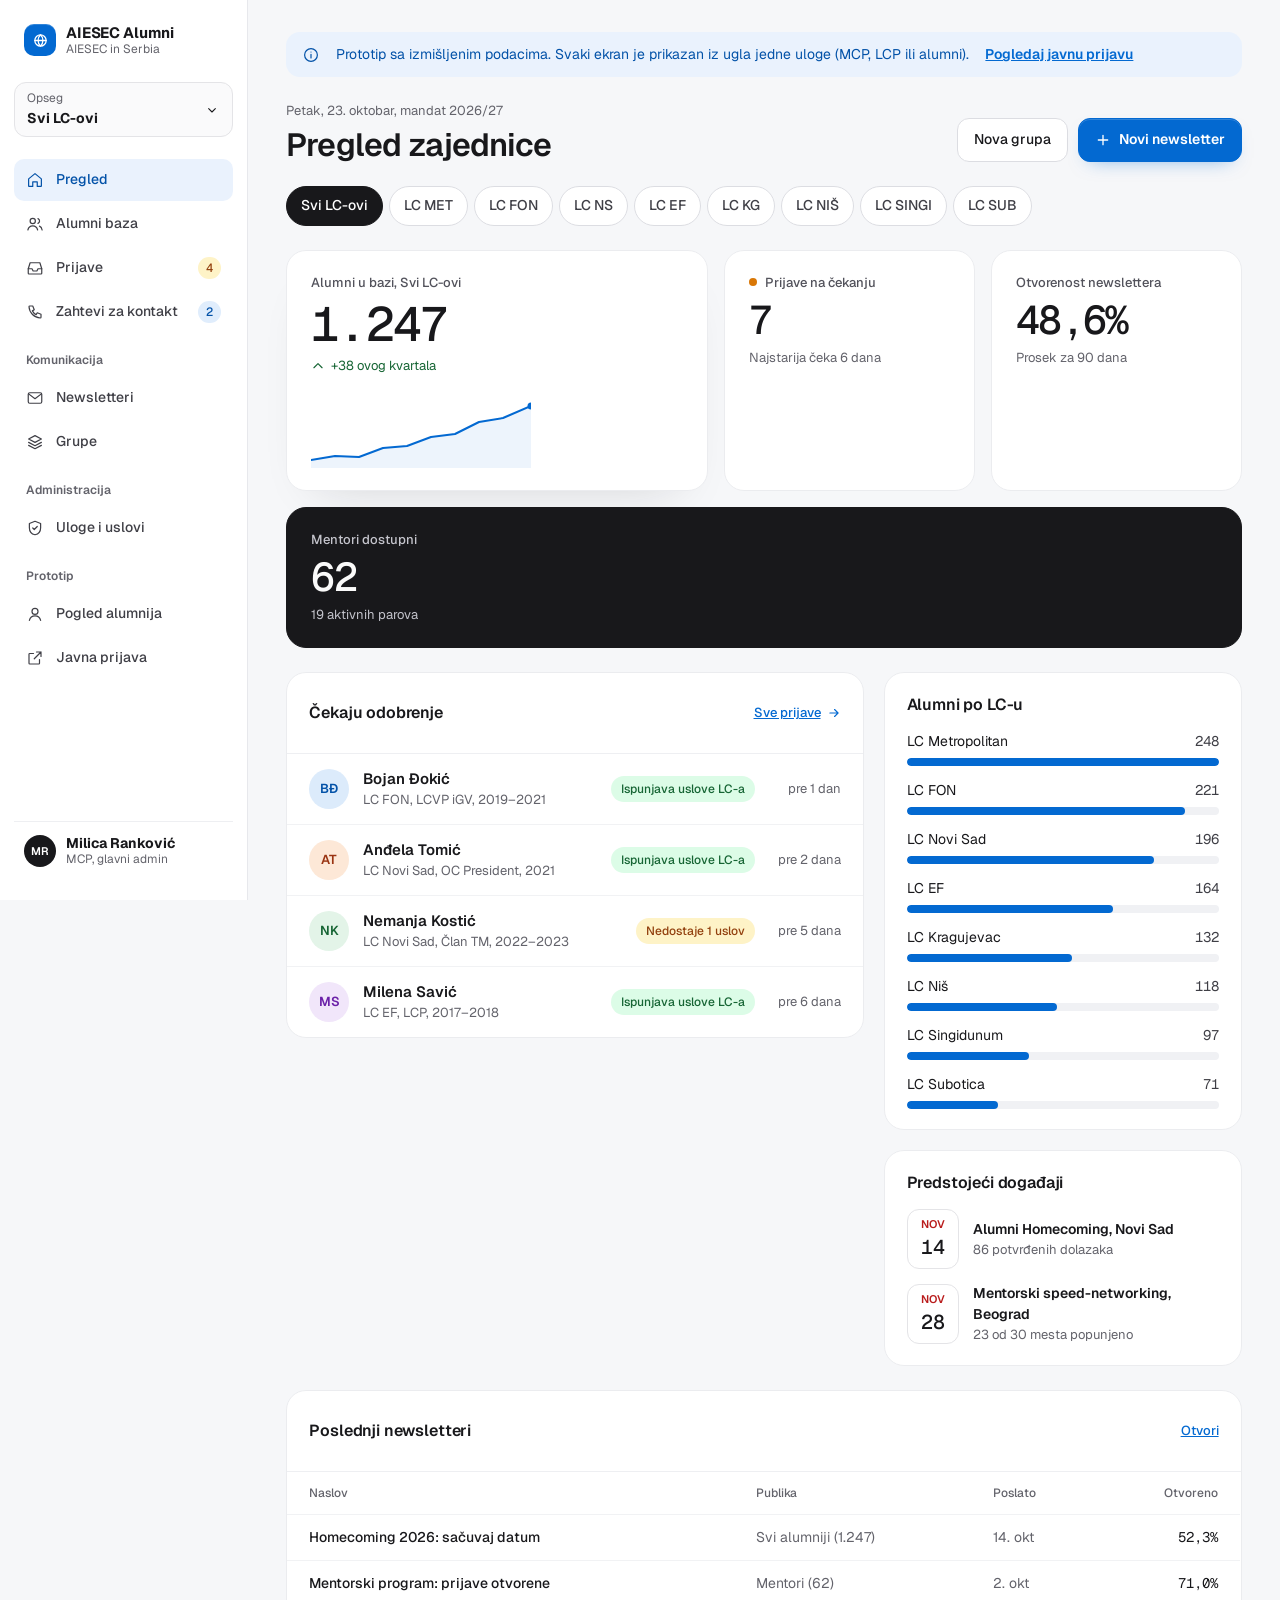
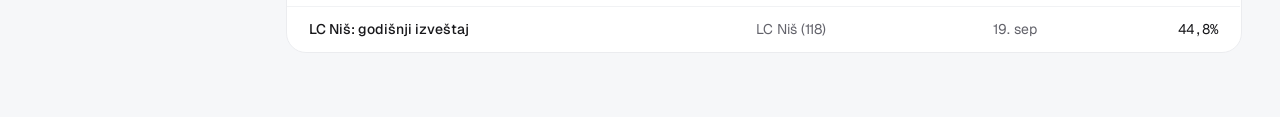
<file: index.html>
<!doctype html>
<html lang="sr-Latn">
<head>
<meta charset="utf-8">
<meta name="viewport" content="width=device-width, initial-scale=1, viewport-fit=cover">
<meta name="theme-color" content="#FFFFFF">
<meta name="description" content="Prototip AIESEC Alumni platforme za AIESEC in Serbia: baza alumnija, prijave, grupe, newsletteri i zahtevi za kontakt.">
<meta name="robots" content="noindex">
<title>AIESEC Alumni · prototip</title>
<link rel="icon" href="data:image/svg+xml,%3Csvg xmlns='http://www.w3.org/2000/svg' viewBox='0 0 32 32'%3E%3Crect width='32' height='32' rx='9' fill='%230369D1'/%3E%3Ccircle cx='16' cy='16' r='9' fill='none' stroke='white' stroke-width='2'/%3E%3Cpath d='M7 16h18M16 7c2.6 2.5 3.8 5.5 3.8 9s-1.2 6.5-3.8 9c-2.6-2.5-3.8-5.5-3.8-9S13.4 9.5 16 7z' fill='none' stroke='white' stroke-width='2'/%3E%3C/svg%3E">
<link rel="preconnect" href="https://fonts.googleapis.com">
<link rel="preconnect" href="https://fonts.gstatic.com" crossorigin>
<link rel="stylesheet" href="https://fonts.googleapis.com/css2?family=Geist:wght@400;500;600;700&family=Geist+Mono:wght@400;500&display=swap">
<link rel="stylesheet" href="assets/styles.css">
</head>
<body>
<div id="root"></div>

<dialog id="sheet" class="sheet" closedby="any" aria-labelledby="sheet-title">
  <div class="sheet-grip" aria-hidden="true"></div>
  <h2 id="sheet-title" class="sr-only">Meni</h2>
  <div id="sheet-body" class="sheet-body"></div>
</dialog>

<div class="toast-region" id="toasts" role="status" aria-live="polite"></div>

<noscript><p style="padding:24px">Za prototip je potreban JavaScript.</p></noscript>
<script src="assets/app.js"></script>
</body>
</html>
</file>
<file: assets/styles.css>
/* AIESEC Alumni — prototip
   Tokeni, raspored (desktop sidebar / tablet rail / telefon donja traka), komponente. */

:root {
  --bg: #F6F7F9;
  --surface: #FFFFFF;
  --surface-2: #FAFAFB;
  --ink: #18181B;
  --ink-2: #3F3F46;
  --ink-3: #52525B;
  --muted: #63636B;
  --line: #E7E8EC;
  --line-2: #F1F2F4;
  --field: #D4D4D8;
  --accent: #0369D1;
  --accent-hover: #0359B5;
  --accent-ink: #0352A8;
  --accent-soft: #EAF2FD;
  --accent-soft-2: #E0EDFC;
  --navy: #101A2B;
  --navy-line: #2A5BA0;
  --ok-bg: #DCFCE7; --ok-ink: #166534;
  --warn-bg: #FEF3C7; --warn-ink: #92400E;
  --bad-bg: #FEE2E2; --bad-ink: #B91C1C;
  --r-xl: 24px; --r-lg: 20px; --r-md: 14px; --r-sm: 10px;
  --shadow: 0 24px 48px -32px rgba(24, 24, 27, .18);
  --ease: cubic-bezier(.16, 1, .3, 1);
  --spring: cubic-bezier(.34, 1.56, .64, 1);
  --font: 'Geist', ui-sans-serif, system-ui, -apple-system, 'Segoe UI', sans-serif;
  --mono: 'Geist Mono', ui-monospace, SFMono-Regular, Menlo, monospace;
  --tabbar-h: 64px;
  color-scheme: light;
}

*, *::before, *::after { box-sizing: border-box; }
html { -webkit-text-size-adjust: 100%; }
body {
  margin: 0;
  background: var(--bg);
  color: var(--ink);
  font-family: var(--font);
  font-size: 15px;
  line-height: 1.5;
  -webkit-font-smoothing: antialiased;
}
a { color: var(--accent); }
a:hover { color: var(--accent-ink); }
button, input, select, textarea { font: inherit; color: inherit; }
button { cursor: pointer; }
img, svg { display: block; }
h1, h2, h3, p { margin: 0; }
.mono { font-family: var(--mono); font-variant-numeric: tabular-nums; }
.muted { color: var(--muted); }
.sr-only { position: absolute; width: 1px; height: 1px; overflow: hidden; clip: rect(0 0 0 0); white-space: nowrap; }

:focus-visible { outline: 2px solid var(--accent); outline-offset: 2px; border-radius: 6px; }

/* ---------- Okvir aplikacije ---------- */
.app {
  display: grid;
  grid-template-columns: 248px minmax(0, 1fr);
  min-height: 100dvh;
}
.side {
  position: sticky; top: 0; height: 100dvh; overflow-y: auto;
  background: var(--surface);
  border-right: 1px solid var(--line);
  padding: 20px 14px;
  display: flex; flex-direction: column; gap: 22px;
}
.brand { display: flex; align-items: center; gap: 10px; padding: 4px 10px; text-decoration: none; color: var(--ink); }
.brand-mark {
  width: 32px; height: 32px; flex: none; border-radius: 10px; background: var(--accent);
  display: grid; place-items: center; box-shadow: inset 0 1px 0 rgba(255,255,255,.18);
}
.brand-text { display: flex; flex-direction: column; line-height: 1.2; }
.brand-text b { font-size: 15px; letter-spacing: -.01em; }
.brand-text span { font-size: 12px; color: var(--muted); }

.scope {
  display: flex; align-items: center; justify-content: space-between; gap: 8px;
  min-height: 48px; padding: 6px 12px; border: 1px solid #E4E4E7; border-radius: 12px;
  background: var(--surface-2); text-align: left;
}
.scope small { display: block; font-size: 12px; color: var(--muted); }
.scope b { font-size: 14px; }

.nav { display: flex; flex-direction: column; gap: 2px; }
.nav-group { font-size: 12px; font-weight: 600; color: var(--muted); padding: 16px 12px 6px; }
.nav-a {
  display: flex; align-items: center; gap: 12px; min-height: 42px; padding: 0 12px;
  border-radius: var(--r-sm); color: var(--ink-2); text-decoration: none; font-size: 14px; font-weight: 500;
  transition: background .25s var(--ease), color .25s;
}
.nav-a:hover { background: #F0F1F4; color: var(--ink); }
.nav-a[aria-current="page"] { background: var(--accent-soft); color: var(--accent-ink); }
.nav-a .label { flex: 1; }
.count {
  font-family: var(--mono); font-size: 12px; padding: 2px 8px; border-radius: 999px;
  background: var(--warn-bg); color: var(--warn-ink);
}
.count.blue { background: var(--accent-soft-2); color: var(--accent-ink); }

.me { margin-top: auto; display: flex; align-items: center; gap: 10px; padding: 12px 10px; border-top: 1px solid #EEEFF2; }
.me-text { display: flex; flex-direction: column; min-width: 0; line-height: 1.3; }
.me-text b { font-size: 14px; }
.me-text span { font-size: 12px; color: var(--muted); }

.topbar, .tabbar { display: none; }

.main { min-width: 0; padding: 32px clamp(16px, 3vw, 48px) 64px; }
.wrap { max-width: 1180px; display: flex; flex-direction: column; gap: 24px; }

/* Tablet: ikonice sa natpisom (rail) */
@media (max-width: 1079px) and (min-width: 720px) {
  .app { grid-template-columns: 84px minmax(0, 1fr); }
  .side { padding: 16px 8px; gap: 16px; align-items: stretch; }
  .side .brand { justify-content: center; padding: 4px 0; }
  .side .brand-text, .side .scope, .side .nav-group, .side .me-text { display: none; }
  .nav { gap: 4px; }
  .nav-a {
    flex-direction: column; justify-content: center; gap: 4px; min-height: 60px; padding: 6px 2px;
    font-size: 11px; text-align: center; position: relative; line-height: 1.2;
  }
  .nav-a .label { flex: none; }
  .nav-a .count { position: absolute; top: 4px; right: 8px; padding: 0 6px; font-size: 11px; }
  .me { justify-content: center; padding: 12px 0 0; }
  .main { padding: 28px 28px 56px; }
}

/* Telefon: gornja traka + donja navigacija */
@media (max-width: 719px) {
  .app { grid-template-columns: minmax(0, 1fr); grid-template-rows: auto 1fr; }
  .side { display: none; }
  .topbar {
    position: sticky; top: 0; z-index: 20;
    display: flex; align-items: center; gap: 12px;
    padding: calc(10px + env(safe-area-inset-top)) 16px 10px;
    background: rgba(255, 255, 255, .88);
    -webkit-backdrop-filter: saturate(1.6) blur(14px);
    backdrop-filter: saturate(1.6) blur(14px);
    border-bottom: 1px solid var(--line);
  }
  .topbar .title { flex: 1; min-width: 0; display: flex; flex-direction: column; line-height: 1.2; }
  .topbar .title b { font-size: 16px; white-space: nowrap; overflow: hidden; text-overflow: ellipsis; }
  .topbar .title span { font-size: 12px; color: var(--muted); white-space: nowrap; overflow: hidden; text-overflow: ellipsis; }
  .tabbar {
    position: fixed; inset: auto 0 0 0; z-index: 20;
    display: grid; grid-auto-flow: column; grid-auto-columns: minmax(0, 1fr);
    padding: 6px 4px calc(6px + env(safe-area-inset-bottom));
    background: rgba(255, 255, 255, .94);
    -webkit-backdrop-filter: saturate(1.6) blur(14px);
    backdrop-filter: saturate(1.6) blur(14px);
    border-top: 1px solid var(--line);
  }
  .tab {
    position: relative; display: flex; flex-direction: column; align-items: center; justify-content: center; gap: 3px;
    min-height: 52px; border: 0; background: none; border-radius: 12px;
    color: var(--muted); text-decoration: none; font-size: 11px; font-weight: 500;
  }
  .tab[aria-current="page"] { color: var(--accent-ink); }
  .tab[aria-current="page"] .tab-ico { background: var(--accent-soft); }
  .tab-ico { width: 52px; height: 28px; border-radius: 999px; display: grid; place-items: center; transition: background .25s var(--ease); }
  .tab .dot { position: absolute; top: 4px; left: calc(50% + 8px); min-width: 18px; height: 18px; padding: 0 5px; border-radius: 999px; background: #D97706; color: #fff; font-size: 11px; font-family: var(--mono); display: grid; place-items: center; }
  .main { padding: 20px 16px calc(var(--tabbar-h) + 32px + env(safe-area-inset-bottom)); }
  .wrap { gap: 18px; }
  .hide-phone { display: none !important; }
}
@media (min-width: 720px) { .only-phone { display: none !important; } }

/* ---------- Tipografija stranice ---------- */
.page-head { display: flex; flex-wrap: wrap; align-items: flex-end; justify-content: space-between; gap: 16px; }
.page-head .t { display: flex; flex-direction: column; gap: 6px; min-width: 0; }
.kicker { font-size: 13px; color: var(--muted); }
h1.h1 { font-size: clamp(26px, 1.4rem + 1vw, 32px); line-height: 1.1; letter-spacing: -.03em; font-weight: 600; }
h2.h2 { font-size: 16px; font-weight: 600; letter-spacing: -.01em; }
.lead { font-size: 15px; color: var(--ink-3); max-width: 62ch; }
.small { font-size: 13px; }

/* ---------- Komponente ---------- */
.btn {
  display: inline-flex; align-items: center; justify-content: center; gap: 8px;
  min-height: 44px; padding: 0 16px; border-radius: 12px; border: 1px solid #DCDDE2;
  background: var(--surface); color: var(--ink); text-decoration: none; font-size: 14px; font-weight: 500;
  transition: transform .2s var(--ease), background .2s, border-color .2s, color .2s;
  white-space: nowrap;
}
.btn:hover { border-color: #C4C5CC; color: var(--ink); }
.btn:active { transform: translateY(1px) scale(.98); }
.btn-primary { background: var(--accent); border-color: var(--accent); color: #fff; font-weight: 600; box-shadow: inset 0 1px 0 rgba(255,255,255,.18), 0 8px 20px -12px rgba(3,105,209,.6); }
.btn-primary:hover { background: var(--accent-hover); border-color: var(--accent-hover); color: #fff; }
.btn-primary[disabled] { background: #93B8E3; border-color: #93B8E3; box-shadow: none; cursor: not-allowed; }
.btn-danger { color: var(--bad-ink); border-color: #F3C4C4; }
.btn-danger:hover { color: var(--bad-ink); border-color: #E89B9B; }
.btn-dashed { border-style: dashed; border-color: #A1A1AA; background: transparent; color: var(--ink-2); }
.btn-sm { min-height: 38px; padding: 0 12px; font-size: 13px; border-radius: var(--r-sm); }
.btn-icon { width: 44px; padding: 0; }
.btn-row { display: flex; flex-wrap: wrap; gap: 10px; }
@media (max-width: 719px) {
  .btn-row.stretch > .btn { flex: 1 1 auto; }
}

.card { background: var(--surface); border: 1px solid #EBECEF; border-radius: var(--r-lg); }
.card-head { display: flex; flex-wrap: wrap; align-items: center; justify-content: space-between; gap: 12px; padding: 18px 22px; border-bottom: 1px solid #EEEFF2; }
.card-body { padding: 20px 22px; }
.raised { box-shadow: var(--shadow); }
@media (max-width: 719px) {
  .card-head { padding: 16px; }
  .card-body { padding: 16px; }
}

.chips { display: flex; flex-wrap: wrap; gap: 6px; }
.chips.scroll-phone { }
@media (max-width: 719px) {
  .chips.scroll-phone { flex-wrap: nowrap; overflow-x: auto; margin-inline: -16px; padding-inline: 16px; scrollbar-width: none; scroll-snap-type: x proximity; }
  .chips.scroll-phone::-webkit-scrollbar { display: none; }
  .chips.scroll-phone > * { flex: none; scroll-snap-align: start; }
}
.chip {
  display: inline-flex; align-items: center; gap: 8px; min-height: 40px; padding: 0 14px;
  border-radius: 999px; border: 1px solid #DCDDE2; background: var(--surface);
  color: var(--ink-2); font-size: 14px; font-weight: 500; text-decoration: none;
  transition: background .2s, border-color .2s, color .2s, transform .2s var(--ease);
}
.chip:active { transform: scale(.97); }
.chip[aria-pressed="true"], .chip[aria-selected="true"] { background: var(--ink); border-color: var(--ink); color: #fff; }
.chip.soft[aria-pressed="true"] { background: var(--accent-soft); border-color: var(--accent); color: var(--accent-ink); }
.chip .n { font-family: var(--mono); font-size: 12px; opacity: .75; }

.seg { display: inline-flex; gap: 4px; padding: 4px; border-radius: var(--r-md); background: #ECEDF0; max-width: 100%; overflow-x: auto; }
.seg button {
  min-height: 40px; padding: 0 14px; border-radius: var(--r-sm); border: 0; background: transparent;
  font-size: 14px; font-weight: 500; display: inline-flex; align-items: center; gap: 8px; white-space: nowrap;
}
.seg button[aria-selected="true"] { background: var(--surface); box-shadow: 0 1px 2px rgba(24,24,27,.08); }
.seg .n { font-family: var(--mono); font-size: 12px; color: var(--muted); }

.badge { display: inline-flex; align-items: center; gap: 6px; font-size: 12px; font-weight: 500; padding: 4px 10px; border-radius: 999px; background: #F4F4F5; color: #27272A; white-space: nowrap; }
.badge.ok { background: var(--ok-bg); color: var(--ok-ink); }
.badge.warn { background: var(--warn-bg); color: var(--warn-ink); }
.badge.bad { background: var(--bad-bg); color: var(--bad-ink); }
.badge.blue { background: var(--accent-soft-2); color: var(--accent-ink); }
.code { font-family: var(--mono); font-size: 12px; font-weight: 500; padding: 3px 8px; border-radius: 6px; border: 1px solid #E4E4E7; color: #27272A; white-space: nowrap; }

.avatar { flex: none; width: 40px; height: 40px; border-radius: 50%; display: grid; place-items: center; font-size: 13px; font-weight: 600; }
.avatar.sm { width: 32px; height: 32px; font-size: 11px; }
.avatar.lg { width: 56px; height: 56px; font-size: 18px; }

.field { display: flex; flex-direction: column; gap: 8px; }
.field > label, .legend { font-size: 14px; font-weight: 500; }
.field .opt { color: var(--muted); font-weight: 400; }
.help { font-size: 13px; color: var(--muted); }
.err { font-size: 13px; color: var(--bad-ink); }
.input {
  width: 100%; min-height: 46px; padding: 0 14px; border-radius: 12px; border: 1px solid var(--field);
  background: var(--surface); font-size: 16px; /* 16px sprečava zumiranje na iOS-u */
  transition: border-color .2s, box-shadow .2s;
}
textarea.input { padding: 12px 14px; min-height: 88px; resize: vertical; }
.input:focus { outline: none; border-color: var(--accent); box-shadow: 0 0 0 4px rgba(3,105,209,.14); }
.input[aria-invalid="true"] { border-color: var(--bad-ink); }
.grid-2 { display: grid; grid-template-columns: repeat(auto-fit, minmax(min(240px, 100%), 1fr)); gap: 16px; }
.check { display: flex; gap: 12px; align-items: flex-start; min-height: 44px; padding: 10px 0; font-size: 15px; line-height: 1.5; }
.check input { flex: none; width: 18px; height: 18px; margin-top: 3px; accent-color: var(--accent); }

.switch { flex: none; width: 52px; height: 32px; padding: 0; border: 0; background: transparent; display: grid; place-items: center; }
.switch .track { width: 44px; height: 26px; border-radius: 999px; background: #D4D4D8; display: flex; align-items: center; padding: 3px; transition: background .25s; }
.switch .knob { width: 20px; height: 20px; border-radius: 50%; background: #fff; box-shadow: 0 1px 3px rgba(24,24,27,.25); transition: transform .35s var(--spring); }
.switch[aria-checked="true"] .track { background: var(--accent); }
.switch[aria-checked="true"] .knob { transform: translateX(18px); }

.row { display: flex; align-items: center; gap: 14px; }
.list > .row, .list > .item { padding: 14px 22px; border-bottom: 1px solid var(--line-2); }
.list > :last-child { border-bottom: 0; }
@media (max-width: 719px) { .list > .row, .list > .item { padding: 14px 16px; } }
.stack { display: flex; flex-direction: column; min-width: 0; }
.stack b { font-size: 15px; font-weight: 600; }
.stack span { font-size: 13px; color: var(--muted); }

.empty { padding: 48px 24px; display: flex; flex-direction: column; align-items: center; gap: 10px; text-align: center; }
.empty b { font-size: 15px; }
.empty p { font-size: 14px; color: var(--muted); max-width: 36ch; }

/* ---------- Tabele (desktop tabela, telefon kartice) ---------- */
.table-wrap { overflow-x: auto; container-type: inline-size; }
.tbl { width: 100%; border-collapse: collapse; font-size: 14px; }
.tbl caption { text-align: left; }
.tbl thead th { text-align: left; color: var(--muted); font-size: 12px; font-weight: 500; padding: 12px; white-space: nowrap; }
.tbl tbody tr { border-top: 1px solid var(--line-2); transition: background .2s; }
.tbl tbody tr:hover { background: #F8F9FB; }
.tbl td, .tbl tbody th { padding: 12px; vertical-align: middle; text-align: left; font-weight: 400; }
.tbl thead th:first-child, .tbl tr > :first-child { padding-left: 22px; }
.tbl thead th:last-child, .tbl tr > :last-child { padding-right: 22px; }
.tbl .r { text-align: right; }
.tbl .c { text-align: center; }
@container (width < 720px) {
  .tbl.stackable, .tbl.stackable thead, .tbl.stackable tbody, .tbl.stackable tr, .tbl.stackable th, .tbl.stackable td { display: block; }
  .tbl.stackable thead { display: none; }
  .tbl.stackable tbody tr { padding: 14px 16px; }
  .tbl.stackable tbody th, .tbl.stackable td { padding: 4px 0 !important; text-align: left !important; }
  .tbl.stackable tbody th { padding-bottom: 8px !important; }
  .tbl.stackable td[data-label] { display: flex; justify-content: space-between; align-items: center; gap: 12px; }
  .tbl.stackable td[data-label]::before { content: attr(data-label); color: var(--muted); font-size: 13px; }
  .tbl.stackable td.full::before { content: none; }
  .tbl.stackable td.full { display: block; padding-top: 10px !important; }
  /* Kompaktne kartice za imenik: oznake u jednom redu, bez natpisa */
  .tbl.compact tbody tr { display: flex; flex-wrap: wrap; align-items: center; gap: 6px 8px; }
  .tbl.compact tbody th { flex: 1 1 100%; }
  .tbl.compact td[data-label] { display: inline-flex; padding: 0 !important; }
  .tbl.compact td[data-label]::before { content: none; }
  .tbl.compact td.wide { flex: 1 1 100%; padding-top: 4px !important; }
  .tbl.compact td.keep::before { content: attr(data-label) ":"; margin-right: 4px; font-family: var(--font); }
  .tbl.compact td.full { flex: 1 1 100%; }
  .tbl.compact td.full .btn { width: 100%; }
  /* Matrica dozvola: 4 uloge u jednom redu */
  .tbl.perm tbody tr { display: grid; grid-template-columns: repeat(4, minmax(0, 1fr)); gap: 6px; }
  .tbl.perm tbody th { grid-column: 1 / -1; }
  .tbl.perm td[data-label] { flex-direction: column; justify-content: flex-start; gap: 4px; text-align: center !important; padding: 8px 4px !important; border-radius: 10px; }
  .tbl.perm td[data-label]::before { font-size: 11px; }
}

/* ---------- Kretanje ---------- */
@keyframes rise { from { opacity: 0; transform: translateY(8px); } to { opacity: 1; transform: none; } }
@keyframes pop { from { opacity: 0; transform: translateY(10px) scale(.97); } to { opacity: 1; transform: none; } }
@keyframes pulse { 0%, 100% { opacity: 1; transform: scale(1); } 50% { opacity: .35; transform: scale(.75); } }
@keyframes grow { from { transform: scaleX(0); } to { transform: scaleX(1); } }
@keyframes breathe { 0%, 100% { box-shadow: 0 0 0 0 rgba(22,163,74,.35); } 50% { box-shadow: 0 0 0 6px rgba(22,163,74,0); } }
.view-in { animation: rise .5s var(--ease) both; }
.pop { animation: pop .5s var(--spring) both; }
.pulse { animation: pulse 2.2s ease-in-out infinite; }
.grow { transform-origin: left; animation: grow 1.1s var(--ease) both; }
.breathe { animation: breathe 2.6s ease-in-out infinite; }
.dotx { width: 8px; height: 8px; border-radius: 50%; flex: none; }
@media (prefers-reduced-motion: reduce) {
  *, *::before, *::after { animation-duration: .01ms !important; animation-iteration-count: 1 !important; transition-duration: .01ms !important; }
}

/* ---------- Toast ---------- */
.toast-region { position: fixed; z-index: 40; right: 24px; bottom: 24px; display: flex; flex-direction: column; gap: 8px; pointer-events: none; }
.toast {
  pointer-events: auto; display: flex; align-items: center; gap: 12px; padding: 14px 18px; border-radius: 14px;
  background: var(--ink); color: #FAFAFA; font-size: 14px; box-shadow: 0 20px 40px -16px rgba(24,24,27,.4);
  animation: pop .55s var(--spring) both; max-width: min(440px, calc(100vw - 32px));
}
@media (max-width: 719px) {
  .toast-region { left: 16px; right: 16px; bottom: calc(var(--tabbar-h) + 16px + env(safe-area-inset-bottom)); }
}

/* ---------- Bottom sheet (<dialog>) ---------- */
dialog.sheet {
  border: 0; padding: 0; margin: auto auto 0; width: 100%; max-width: 560px;
  border-radius: 24px 24px 0 0; background: var(--surface); color: var(--ink);
  max-height: 85dvh; overscroll-behavior: contain;
  padding-bottom: env(safe-area-inset-bottom);
}
dialog.sheet[open] { animation: sheet-in .4s var(--ease) both; }
@keyframes sheet-in { from { transform: translateY(100%); } to { transform: none; } }
dialog.sheet::backdrop { background: rgba(16, 26, 43, .45); overflow: hidden; overscroll-behavior: contain; }
.sheet-grip { width: 40px; height: 4px; border-radius: 999px; background: #D4D4D8; margin: 10px auto 4px; }
.sheet-body { padding: 8px 12px 16px; display: flex; flex-direction: column; gap: 2px; }
.sheet-body .nav-a { min-height: 52px; font-size: 15px; }

/* ---------- Specifično za ekrane ---------- */
.kpis { display: flex; flex-wrap: wrap; gap: 16px; }
.kpi { flex: 1 1 220px; min-width: 0; padding: 22px 24px; border-radius: var(--r-lg); background: var(--surface); border: 1px solid #EBECEF; display: flex; flex-direction: column; gap: 8px; text-decoration: none; color: var(--ink); }
.kpi.big { flex: 2 1 360px; flex-direction: row; flex-wrap: wrap; align-items: flex-end; justify-content: space-between; gap: 20px; box-shadow: var(--shadow); }
.kpi.dark { background: var(--ink); color: #FAFAFA; border-color: var(--ink); }
.kpi .lbl { font-size: 13px; font-weight: 500; color: var(--ink-3); display: flex; align-items: center; gap: 8px; }
.kpi.dark .lbl, .kpi.dark .sub { color: #C4C4CC; }
.kpi .num { font-family: var(--mono); font-size: 40px; line-height: 1; letter-spacing: -.04em; font-weight: 500; }
.kpi.big .num { font-size: 48px; }
.kpi .sub { font-size: 13px; color: var(--muted); }
@media (max-width: 719px) {
  .kpis { display: grid; grid-template-columns: 1fr 1fr; gap: 12px; }
  .kpi { padding: 16px; }
  .kpi.big { grid-column: 1 / -1; }
  .kpi .num { font-size: 30px; }
  .kpi.big .num { font-size: 40px; }
}

.split { display: flex; flex-wrap: wrap; gap: 20px; align-items: flex-start; }
.split > .main-col { flex: 3 1 520px; min-width: 0; display: flex; flex-direction: column; gap: 20px; }
.split > .side-col { flex: 2 1 320px; min-width: 0; display: flex; flex-direction: column; gap: 20px; }

.bar { height: 8px; border-radius: 999px; background: #F0F1F4; overflow: hidden; }
.bar > i { display: block; height: 100%; border-radius: 999px; background: var(--accent); }

.date-tile { width: 52px; flex: none; text-align: center; border-radius: 12px; border: 1px solid #E4E4E7; padding: 6px 0; }
.date-tile small { display: block; font-size: 11px; color: var(--bad-ink); font-weight: 600; }
.date-tile b { font-family: var(--mono); font-size: 20px; font-weight: 500; }

/* Javna prijava */
.public { min-height: 100dvh; display: grid; grid-template-columns: minmax(0, 1fr) minmax(0, 1.25fr); }
.public-aside {
  position: relative; overflow: hidden; background: var(--navy); color: #F4F6FA;
  padding: clamp(28px, 5vw, 64px); display: flex; flex-direction: column; gap: 36px;
}
.public-aside .globe { position: absolute; right: -140px; top: -120px; opacity: .5; pointer-events: none; }
.public-aside h1 { font-size: clamp(30px, 1.2rem + 2vw, 44px); line-height: 1.05; letter-spacing: -.035em; font-weight: 600; max-width: 16ch; }
.public-aside p { color: #B9C3D3; font-size: 16px; line-height: 1.6; max-width: 46ch; }
.perk { display: flex; gap: 12px; align-items: flex-start; color: #DCE3EE; font-size: 15px; }
.perk i { flex: none; width: 24px; height: 24px; border-radius: 50%; background: #1C2C45; display: grid; place-items: center; }
.public-form { padding: clamp(20px, 5vw, 64px); display: flex; justify-content: center; }
.public-form > div { width: 100%; max-width: 620px; display: flex; flex-direction: column; gap: 26px; }
.stepper { list-style: none; margin: 0; padding: 0; display: grid; grid-template-columns: repeat(4, minmax(0, 1fr)); gap: 8px; }
.stepper li { display: flex; flex-direction: column; gap: 8px; font-size: 13px; color: var(--muted); }
.stepper li::before { content: ""; height: 4px; border-radius: 999px; background: #E4E4E7; transition: background .4s; }
.stepper li.done::before, .stepper li.cur::before { background: var(--accent); }
.stepper li.cur { color: var(--ink); font-weight: 600; }
.pos-row { display: flex; flex-wrap: wrap; align-items: center; gap: 8px 12px; padding: 12px 14px; border-radius: 12px; border: 1px solid #E4E4E7; background: var(--surface); }
.form-foot { display: flex; justify-content: space-between; gap: 12px; padding-top: 12px; border-top: 1px solid #E4E4E7; }
@media (max-width: 899px) {
  .public { grid-template-columns: 1fr; }
  .public-aside { gap: 20px; padding-bottom: 32px; }
  .public-aside .hide-narrow { display: none !important; }
}
@media (max-width: 719px) {
  .stepper li span { display: none; }
  .stepper li.cur span { display: inline; }
  .stepper { grid-template-columns: repeat(4, minmax(0, 1fr)); }
  .form-foot { position: sticky; bottom: 0; background: var(--bg); padding: 12px 0 calc(12px + env(safe-area-inset-bottom)); }
  .form-foot .btn { flex: 1; }
}

/* Master-detail (prijave) */
.md { display: flex; flex-wrap: wrap; gap: 20px; align-items: flex-start; }
.md-list { flex: 1 1 320px; min-width: 0; overflow: hidden; }
.md-detail { flex: 2 1 520px; min-width: 0; }
.md-item { width: 100%; display: flex; align-items: center; gap: 12px; padding: 16px 20px; border: 0; border-bottom: 1px solid var(--line-2); border-left: 3px solid transparent; background: var(--surface); text-align: left; transition: background .2s; }
.md-item:hover { background: #F8F9FB; }
.md-item[aria-current="true"] { background: #F3F8FE; border-left-color: var(--accent); }
.md-item .meta { display: flex; flex-direction: column; align-items: flex-end; gap: 4px; }
.crit { display: flex; gap: 12px; align-items: flex-start; }
.crit .ic { flex: none; width: 22px; height: 22px; border-radius: 50%; display: grid; place-items: center; }
.detail-grid { display: grid; grid-template-columns: repeat(auto-fit, minmax(min(260px, 100%), 1fr)); }
.detail-grid > div { padding: 22px; display: flex; flex-direction: column; gap: 14px; }
.detail-grid > div + div { border-left: 1px solid var(--line-2); }
@media (max-width: 719px) {
  .md.has-detail .md-list { display: none; }
  .md:not(.has-detail) .md-detail { display: none; }
  .detail-grid > div { padding: 16px; }
  .detail-grid > div + div { border-left: 0; border-top: 1px solid var(--line-2); }
}
@media (min-width: 720px) { .back-phone { display: none !important; } }

/* Profil */
.hero-band { height: 120px; background: var(--navy); overflow: hidden; }
.profile-head { padding: 0 28px 24px; display: flex; flex-wrap: wrap; align-items: flex-end; gap: 16px 20px; margin-top: -44px; }
.big-ava { width: 96px; height: 96px; border-radius: 28px; display: grid; place-items: center; font-size: 32px; font-weight: 600; border: 4px solid #fff; position: relative; background: #DCEBFB; color: var(--accent-ink); }
.big-ava .online { position: absolute; right: -4px; bottom: -4px; width: 18px; height: 18px; border-radius: 50%; background: #16A34A; border: 3px solid #fff; }
.timeline { list-style: none; margin: 0; padding: 0; }
.timeline li { display: grid; grid-template-columns: 92px 20px minmax(0, 1fr); gap: 0 12px; }
.timeline .rail { display: flex; flex-direction: column; align-items: center; }
.timeline .rail i { width: 12px; height: 12px; border-radius: 50%; margin-top: 5px; border: 2px solid; box-sizing: border-box; }
.timeline .rail::after { content: ""; flex: 1; width: 2px; background: #EEEFF2; min-height: 28px; }
.timeline li:last-child .rail::after { visibility: hidden; }
.timeline .what { padding-bottom: 20px; display: flex; flex-direction: column; gap: 2px; }
.blurred { filter: blur(5px); user-select: none; }
@media (max-width: 719px) {
  .profile-head { padding: 0 16px 20px; }
  .big-ava { width: 80px; height: 80px; font-size: 26px; border-radius: 24px; }
  .timeline li { grid-template-columns: 74px 18px minmax(0, 1fr); gap: 0 8px; }
}

/* Newsletter */
.blk { display: flex; gap: 12px; align-items: center; padding: 12px 14px; border-radius: 12px; border: 1px solid #E4E4E7; transition: border-color .2s, box-shadow .2s; }
.blk:hover { border-color: #B9D5F6; box-shadow: 0 0 0 4px rgba(3,105,209,.06); }
.blk .k { font-family: var(--mono); font-size: 12px; color: var(--muted); width: 64px; flex: none; }
.blk .v { flex: 1; min-width: 0; font-size: 14px; overflow: hidden; text-overflow: ellipsis; white-space: nowrap; }
.preview-pane { border-radius: var(--r-xl); background: #E9EBEF; padding: 18px; display: flex; flex-direction: column; gap: 12px; }
.mail { align-self: center; width: 100%; border-radius: 16px; background: #fff; overflow: hidden; box-shadow: 0 20px 40px -24px rgba(24,24,27,.25); transition: max-width .5s var(--ease); }

/* Grupe */
.type-card { display: flex; flex-direction: column; gap: 6px; align-items: flex-start; text-align: left; padding: 14px 16px; border-radius: var(--r-md); border: 1.5px solid #E4E4E7; background: var(--surface); }
.type-card[aria-checked="true"] { border-color: var(--accent); background: #F3F8FE; }
.rule { display: flex; flex-wrap: wrap; align-items: center; gap: 8px; padding: 10px; border-radius: 12px; background: var(--surface-2); border: 1px solid #EEEFF2; animation: rise .4s var(--ease) both; }
.rule .j { font-family: var(--mono); font-size: 12px; color: var(--muted); width: 32px; text-align: center; }
.pill-field { display: inline-flex; align-items: center; min-height: 42px; padding: 0 12px; border-radius: var(--r-sm); border: 1px solid var(--field); background: #fff; font-size: 14px; }
.pill-field.val { background: var(--accent-soft); border-color: #B9D5F6; color: var(--accent-ink); }
.group-ico { flex: none; width: 40px; height: 40px; border-radius: 12px; display: grid; place-items: center; }
.group-ico.locked { background: var(--ink); color: #fff; }
.group-ico.open { background: var(--accent-soft); color: var(--accent-ink); }
.discover { display: grid; grid-template-columns: repeat(auto-fit, minmax(min(280px, 100%), 1fr)); gap: 14px; }

/* Uloge */
.roles { display: grid; grid-template-columns: repeat(auto-fit, minmax(min(220px, 100%), 1fr)); gap: 12px; }
.role { border-radius: 18px; padding: 18px 20px; display: flex; flex-direction: column; gap: 6px; background: var(--surface); border: 1px solid #EBECEF; }
.role .k { font-size: 13px; font-weight: 500; color: var(--muted); }
.role b { font-size: 17px; }
.role p { font-size: 13px; color: var(--ink-3); line-height: 1.5; }
.role.dark { background: var(--ink); border-color: var(--ink); color: #FAFAFA; }
.role.dark .k, .role.dark p { color: #D4D4D8; }
.role.blue { background: var(--accent); border-color: var(--accent); color: #fff; }
.role.blue .k, .role.blue p { color: #E6F0FC; }
.yes { color: var(--accent); }
.no-dash { display: inline-block; width: 12px; height: 2px; background: #C4C4CC; vertical-align: middle; }
.cond { display: flex; flex-wrap: wrap; align-items: center; gap: 12px 16px; padding: 14px 0; border-top: 1px solid var(--line-2); }

/* Kontakt */
.how { list-style: none; margin: 0; padding: 0; display: grid; grid-template-columns: repeat(auto-fit, minmax(min(220px, 100%), 1fr)); gap: 1px; border-radius: 16px; overflow: hidden; background: #E4E4E7; border: 1px solid #E4E4E7; }
.how li { background: #fff; padding: 16px 18px; display: flex; gap: 12px; font-size: 14px; color: var(--ink-2); }
.how li b { font-family: var(--mono); font-weight: 500; color: var(--accent); }
.req-grid { display: grid; grid-template-columns: repeat(auto-fit, minmax(min(220px, 100%), 1fr)); gap: 16px 28px; padding: 20px 22px; }
.req-grid .k { font-size: 13px; color: var(--muted); }
@media (max-width: 719px) { .req-grid { padding: 16px; } }

/* Invite banner */
.invite { border-color: #B9D5F6; animation: glow 2.8s ease-in-out infinite; }
@keyframes glow { 0%, 100% { box-shadow: 0 0 0 0 rgba(3,105,209,.22); } 50% { box-shadow: 0 0 0 6px rgba(3,105,209,0); } }

/* Mapa prototipa (početna za recenzente) */
.proto-note { display: flex; flex-wrap: wrap; align-items: center; gap: 10px 16px; padding: 12px 16px; border-radius: var(--r-md); background: var(--accent-soft); color: var(--accent-ink); font-size: 14px; }
.proto-note a { font-weight: 600; }
</file>
